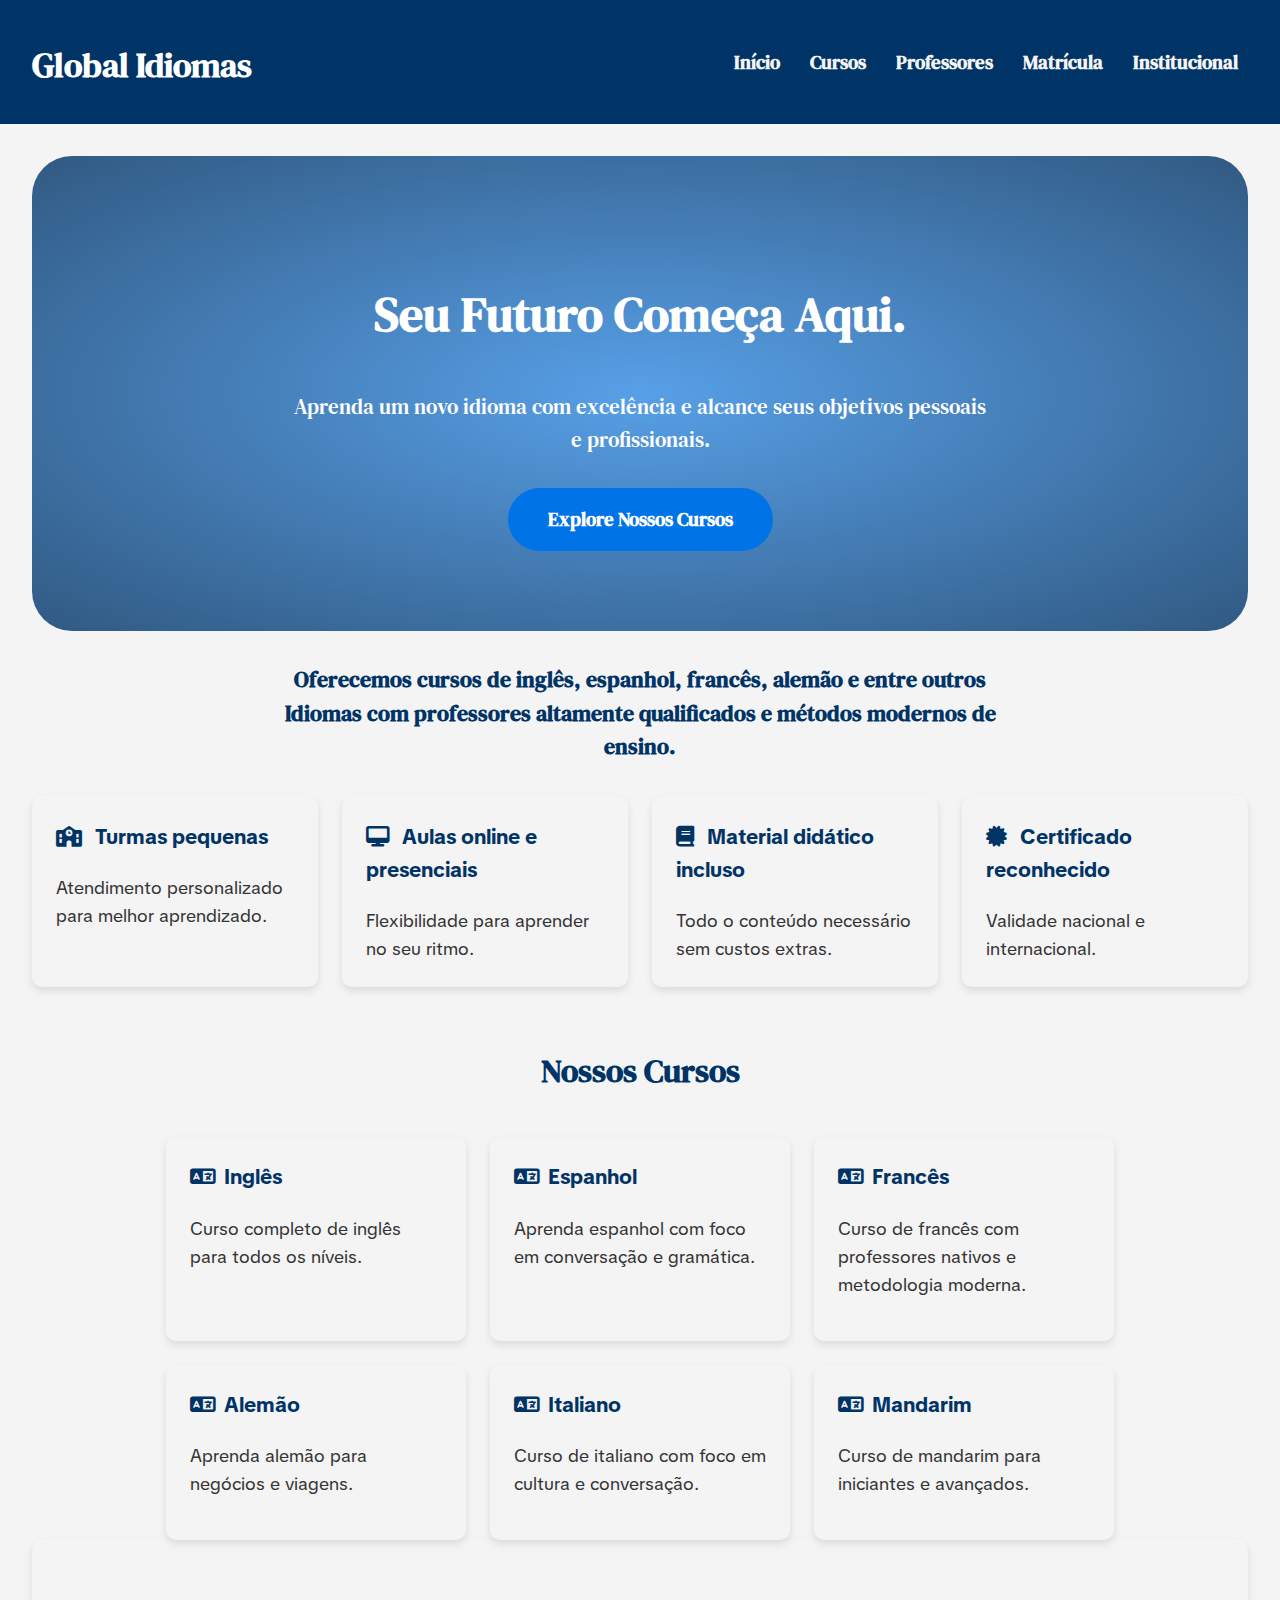
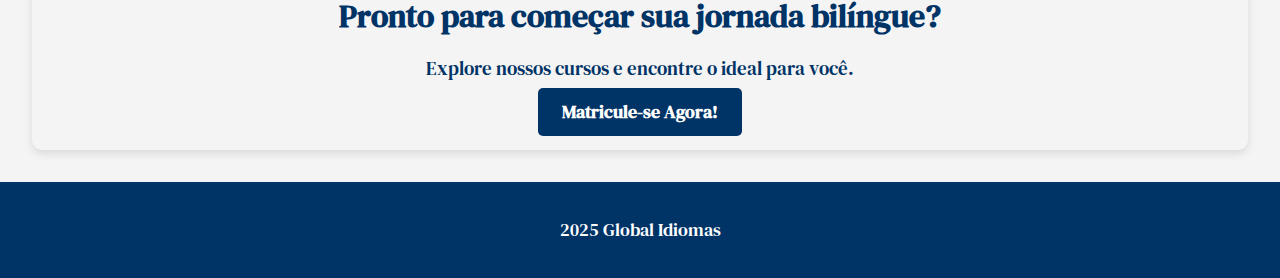
<file: index.html>
<!DOCTYPE html>
<html lang="pt-BR">

<head>
    <meta charset="UTF-8">
    <meta name="viewport" content="width=device-width, initial-scale=1.0">
    <title>Global Idiomas</title>
    <link rel="stylesheet" href="css/style.css">
    <link rel="stylesheet" href="https://cdnjs.cloudflare.com/ajax/libs/font-awesome/6.4.0/css/all.min.css">

</head>

<body>
    <header>
        <h1>Global Idiomas</h1>
        <nav>
            <a href="index.html">Início</a>
            <a href="cursos.html">Cursos</a>
            <a href="professores.html">Professores</a>
            <a href="matriculas.html">Matrícula</a>
            <a href="institucional.html">Institucional</a>
        </nav>
    </header>

    <main>
        <section class="hero">
            <h2>Seu Futuro Começa Aqui.</h2>
            <p>Aprenda um novo idioma com excelência e alcance seus objetivos pessoais e profissionais.</p>
            <a href="cursos.html" class="btn-cta">Explore Nossos Cursos</a>
        </section>
        <section class="intro">
            <p>Oferecemos cursos de inglês, espanhol, francês, alemão e entre outros Idiomas com professores altamente
                qualificados e métodos modernos de ensino.</p>
        </section>
        <section class="diferenciais-grid">
            <div class="card">
                <h3> <i class="fa-solid fa-school"></i> Turmas pequenas</h3>
                <p>Atendimento personalizado para melhor aprendizado.</p>
            </div>
            <div class="card">
                <h3> <i class="fa-solid fa-desktop"></i> Aulas online e presenciais</h3>
                <p>Flexibilidade para aprender no seu ritmo.</p>
            </div>
            <div class="card">

                <h3> <i class="fa-solid fa-book"></i> Material didático incluso</h3>

                <p>Todo o conteúdo necessário sem custos extras.</p>
            </div>
            <div class="card">
                <h3> <i class="fa-solid fa-certificate"></i> Certificado reconhecido</h3>
                <p>Validade nacional e internacional.</p>
            </div>
        </section>

        <section class="cursos-grid">
            <h2 id="titulo-curso">Nossos Cursos</h2>
            <div class="card">
                <h3><i class="fa-solid fa-language"></i> Inglês</h3>
                <p>Curso completo de inglês para todos os níveis.</p>
            </div>
            <div class="card">
                <h3><i class="fa-solid fa-language"></i> Espanhol</h3>
                <p>Aprenda espanhol com foco em conversação e gramática.</p>
            </div>
            <div class="card">
                <h3><i class="fa-solid fa-language"></i> Francês</h3>
                <p>Curso de francês com professores nativos e metodologia moderna.</p>
            </div>
            <div class="card">
                <h3><i class="fa-solid fa-language"></i> Alemão</h3>
                <p>Aprenda alemão para negócios e viagens.</p>
            </div>
            <div class="card">
                <h3><i class="fa-solid fa-language"></i> Italiano</h3>
                <p>Curso de italiano com foco em cultura e conversação.</p>
            </div>
            <div class="card">
                <h3><i class="fa-solid fa-language"></i> Mandarim</h3>
                <p>Curso de mandarim para iniciantes e avançados.</p>
        </section>

        <section class="cta">
            <h2 id="pronto-texto">Pronto para começar sua jornada bilíngue?</h2>
            <p id="texto-pronto">Explore nossos cursos e encontre o ideal para você.</p>
            <a href="matriculas.html" class="btn-matricula">Matricule-se Agora!</a>
        </section>
    </main>

    <footer>
        <p>2025 Global Idiomas</p>
    </footer>
</body>

</html>
</file>
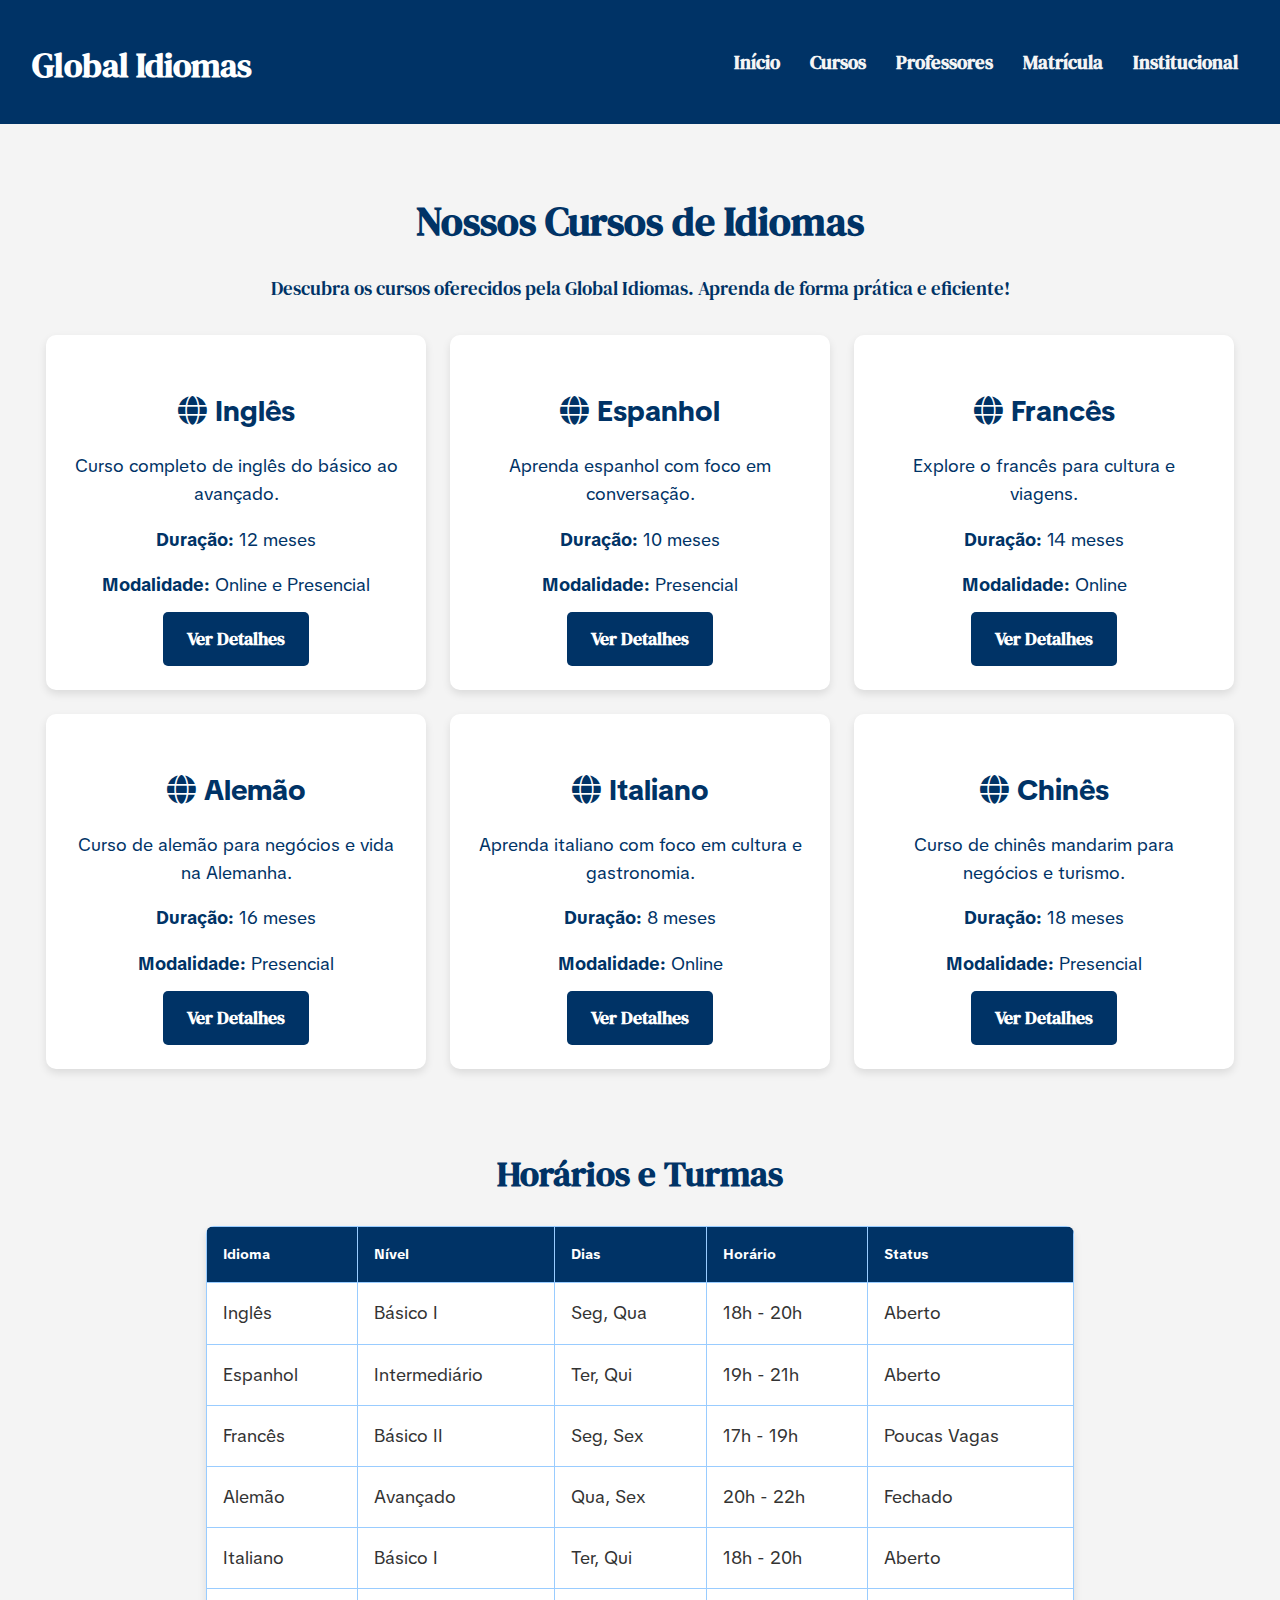
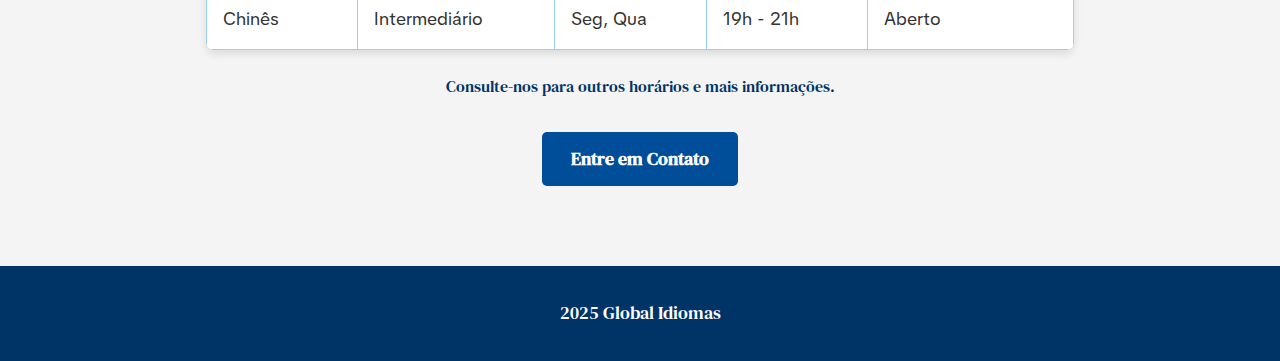
<file: cursos.html>
<!DOCTYPE html>
<html lang="pt-BR">

<head>
    <meta charset="UTF-8">
    <meta name="viewport" content="width=device-width, initial-scale=1.0">
    <title>Cursos | Global Idiomas</title>
    <link rel="stylesheet" href="css/style.css">
    <link rel="stylesheet" href="https://cdnjs.cloudflare.com/ajax/libs/font-awesome/6.4.0/css/all.min.css">
</head>

<body>
    <header>
        <h1>Global Idiomas</h1>
        <nav>
            <a href="index.html">Início</a>
            <a href="cursos.html">Cursos</a>
            <a href="professores.html">Professores</a>
            <a href="matriculas.html">Matrícula</a>
            <a href="institucional.html">Institucional</a>
        </nav>
    </header>

    <main>
        <section class="secao-titulo">
            <h2>Nossos Cursos de Idiomas</h2>
            <p>Descubra os cursos oferecidos pela Global Idiomas. Aprenda de forma prática e eficiente!</p>
        </section>

        <section class="secao-cursos">
            <div class="card-curso">
                <h3><i class="fa-solid fa-globe"></i>Inglês</h3>
                <p>Curso completo de inglês do básico ao avançado.</p>
                <p><strong>Duração:</strong> 12 meses</p>
                <p><strong>Modalidade:</strong> Online e Presencial</p>
                <a href="matriculas.html" class="botao">Ver Detalhes</a>
            </div>

            <div class="card-curso">
                <h3><i class="fa-solid fa-globe"></i>Espanhol</h3>
                <p>Aprenda espanhol com foco em conversação.</p>
                <p><strong>Duração:</strong> 10 meses</p>
                <p><strong>Modalidade:</strong> Presencial</p>
                <a href="matriculas.html" class="botao">Ver Detalhes</a>
            </div>

            <div class="card-curso">
                <h3><i class="fa-solid fa-globe"></i>Francês</h3>
                <p>Explore o francês para cultura e viagens.</p>
                <p><strong>Duração:</strong> 14 meses</p>
                <p><strong>Modalidade:</strong> Online</p>
                <a href="matriculas.html" class="botao">Ver Detalhes</a>
            </div>

            <div class="card-curso">
                <h3><i class="fa-solid fa-globe"></i>Alemão</h3>
                <p>Curso de alemão para negócios e vida na Alemanha.</p>
                <p><strong>Duração:</strong> 16 meses</p>
                <p><strong>Modalidade:</strong> Presencial</p>
                <a href="matriculas.html" class="botao">Ver Detalhes</a>
            </div>
            <div class="card-curso">
                <h3><i class="fa-solid fa-globe"></i>Italiano</h3>
                <p>Aprenda italiano com foco em cultura e gastronomia.</p>
                <p><strong>Duração:</strong> 8 meses</p>
                <p><strong>Modalidade:</strong> Online</p>
                <a href="matriculas.html" class="botao">Ver Detalhes</a>
            </div>
            <div class="card-curso">
                <h3><i class="fa-solid fa-globe"></i>Chinês</h3>
                <p>Curso de chinês mandarim para negócios e turismo.</p>
                <p><strong>Duração:</strong> 18 meses</p>
                <p><strong>Modalidade:</strong> Presencial</p>
                <a href="matriculas.html" class="botao">Ver Detalhes</a>
            </div>
        </section>

        <section class="secao-tabela">
            <h2>Horários e Turmas</h2>
            <table>
                <tr>
                    <th>Idioma</th>
                    <th>Nível</th>
                    <th>Dias</th>
                    <th>Horário</th>
                    <th>Status</th>
                </tr>
                <tr>
                    <td>Inglês</td>
                    <td>Básico I</td>
                    <td>Seg, Qua</td>
                    <td>18h - 20h</td>
                    <td>Aberto</td>
                </tr>
                <tr>
                    <td>Espanhol</td>
                    <td>Intermediário</td>
                    <td>Ter, Qui</td>
                    <td>19h - 21h</td>
                    <td>Aberto</td>
                </tr>
                <tr>
                    <td>Francês</td>
                    <td>Básico II</td>
                    <td>Seg, Sex</td>
                    <td>17h - 19h</td>
                    <td>Poucas Vagas</td>
                </tr>
                <tr>
                    <td>Alemão</td>
                    <td>Avançado</td>
                    <td>Qua, Sex</td>
                    <td>20h - 22h</td>
                    <td>Fechado</td>
                </tr>
                <tr>
                    <td>Italiano</td>
                    <td>Básico I</td>
                    <td>Ter, Qui</td>
                    <td>18h - 20h</td>
                    <td>Aberto</td>
                </tr>
                <tr>
                    <td>Chinês</td>
                    <td>Intermediário</td>
                    <td>Seg, Qua</td>
                    <td>19h - 21h</td>
                    <td>Aberto</td>
            </table>
            <p class="nota">Consulte-nos para outros horários e mais informações.</p>
            <a href="matriculas.html" class="botao-secundario">Entre em Contato</a>
        </section>
    </main>

    <footer>
        <p>2025 Global Idiomas</p>
    </footer>
</body>

</html>
</file>
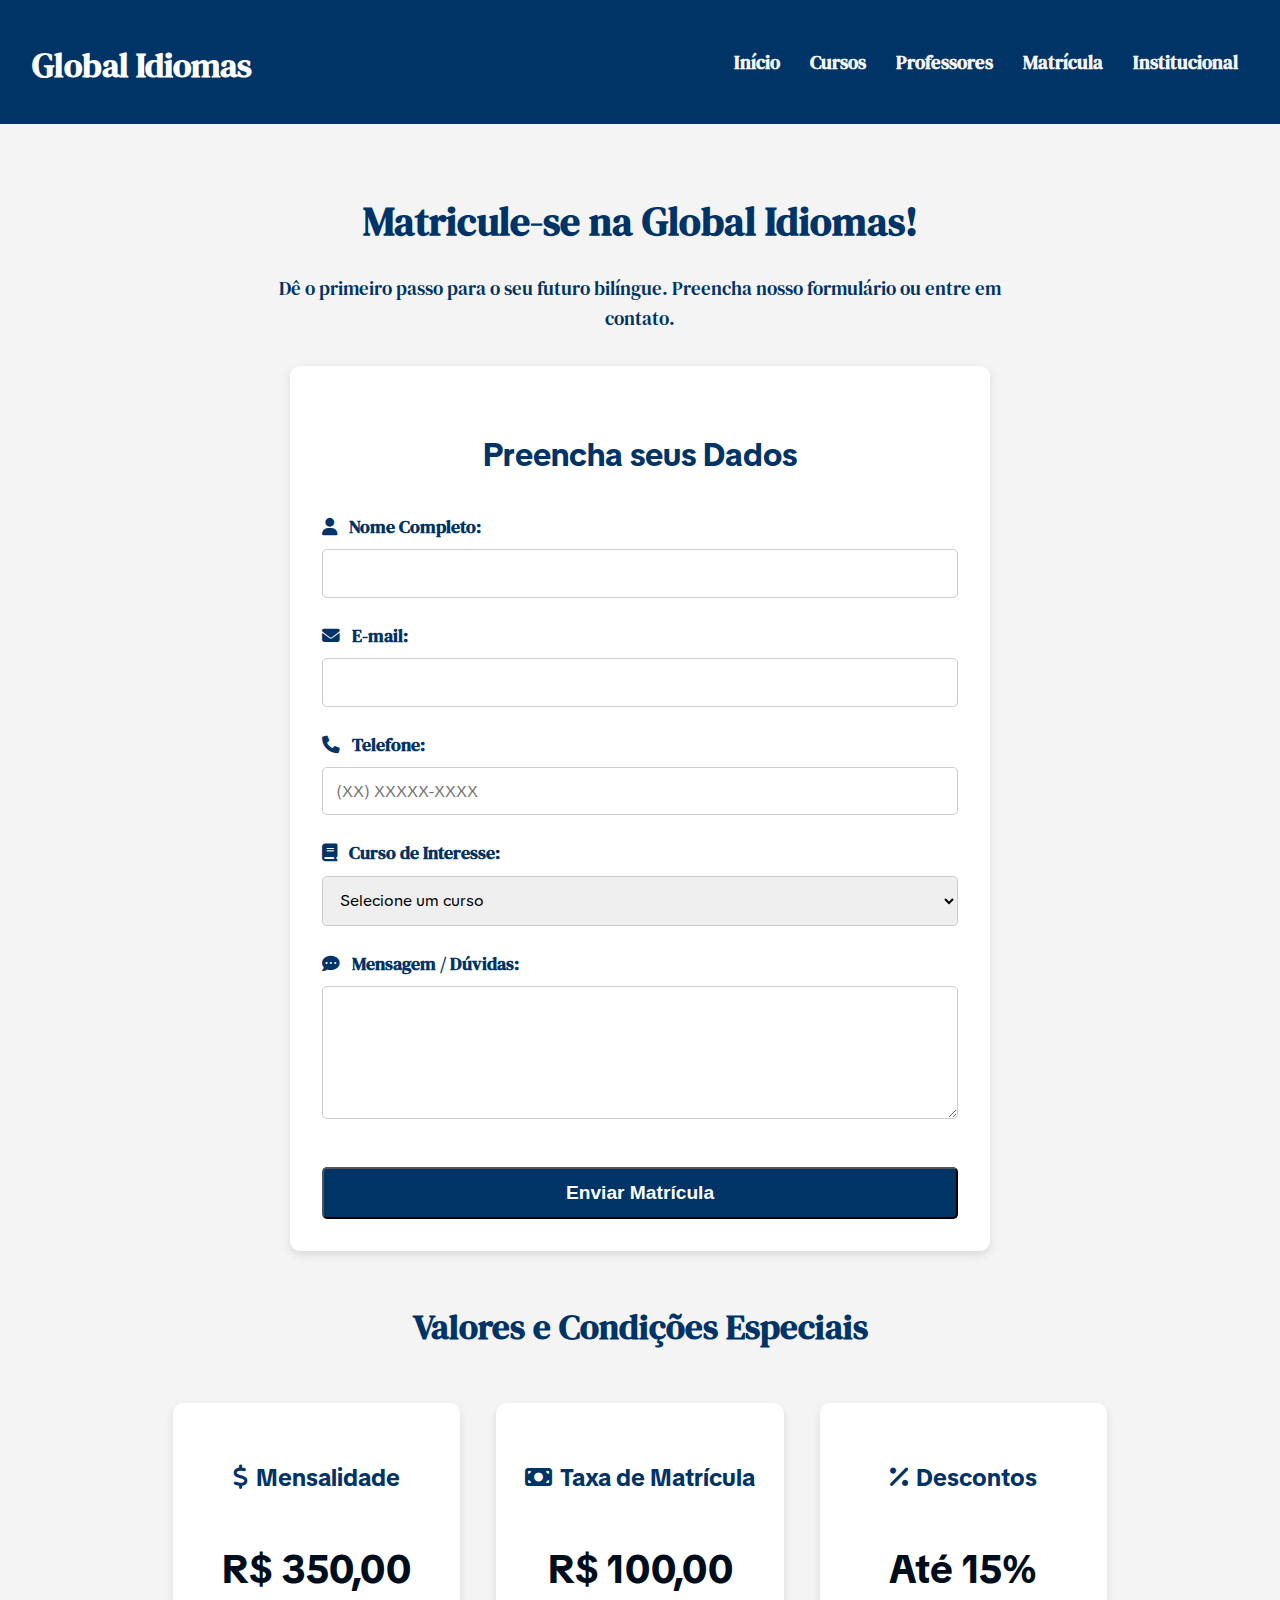
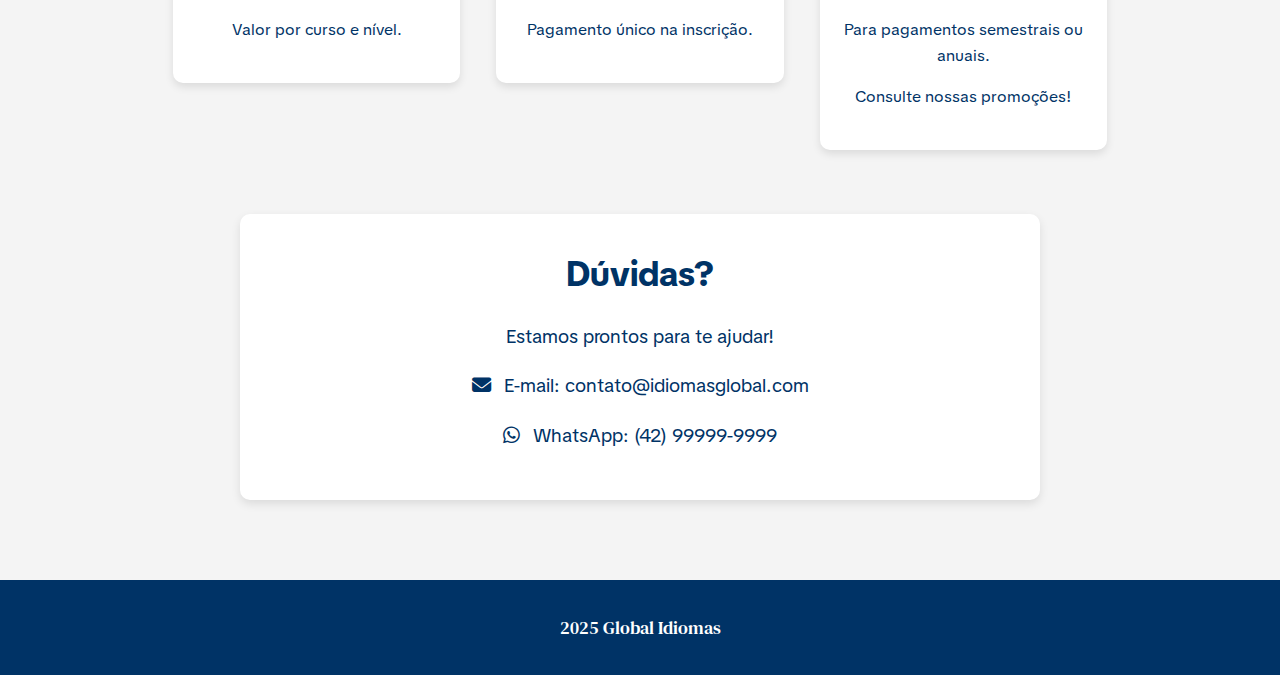
<file: matriculas.html>
<!DOCTYPE html>
<html lang="pt-BR">

<head>
    <meta charset="UTF-8">
    <meta name="viewport" content="width=device-width, initial-scale=1.0">
    <title>Matrícula | Global Idiomas</title>
    <link rel="stylesheet" href="css/style.css">
    <link rel="stylesheet" href="https://cdnjs.cloudflare.com/ajax/libs/font-awesome/6.4.0/css/all.min.css">
</head>

<body>
    <header>
        <h1>Global Idiomas</h1>
        <nav>
            <a href="index.html">Início</a>
            <a href="cursos.html">Cursos</a>
            <a href="professores.html">Professores</a>
            <a href="matriculas.html">Matrícula</a> 
            <a href="institucional.html">Institucional</a>
        </nav>
    </header>

    <main>
        <section class="secao-titulo">
            <h2 id="matricula">Matricule-se na Global Idiomas!</h2>
            <p id="intro-matricula">Dê o primeiro passo para o seu futuro bilíngue. Preencha nosso formulário ou entre em contato.</p>
        </section>

        <section class="formulario-matricula">
            <h3>Preencha seus Dados</h3>
            <form>
                <div class="form-grupo">
                    <label for="nome"><i class="fas fa-user"></i> Nome Completo:</label>
                    <input type="text" id="nome" name="nome" required>
                </div>
                <div class="form-grupo">
                    <label for="email"><i class="fas fa-envelope"></i> E-mail:</label>
                    <input type="email" id="email" name="email" required>
                </div>
                <div class="form-grupo">
                    <label for="telefone"><i class="fas fa-phone"></i> Telefone:</label>
                    <input type="tel" id="telefone" name="telefone" 
                        placeholder="(XX) XXXXX-XXXX">
                </div>
                <div class="form-grupo">
                    <label for="curso"><i class="fas fa-book"></i> Curso de Interesse:</label>
                    <select id="curso" name="curso" required>
                        <option value="">Selecione um curso</option>
                        <option value="ingles">Inglês</option>
                        <option value="espanhol">Espanhol</option>
                        <option value="frances">Francês</option>
                        <option value="alemao">Alemão</option>
                        <option value="outro">Outro</option>
                    </select>
                </div>
                <div class="form-grupo">
                    <label for="mensagem"><i class="fas fa-comment-dots"></i> Mensagem / Dúvidas:</label>
                    <textarea id="mensagem" name="mensagem" rows="5"></textarea>
                </div>
                <button type="submit" class="botao-enviar">Enviar Matrícula</button>
            </form>
        </section>

        <section class="secao-valores">
            <h3>Valores e Condições Especiais</h3>
            <div class="card-valor">
                <h4><i class="fa-solid fa-dollar-sign"></i>Mensalidade</h4>
                <p class="valor">R$ 350,00</p>
                <p>Valor por curso e nível.</p>
            </div>
            <div class="card-valor">
                <h4><i class="fa-solid fa-money-bill"></i>Taxa de Matrícula</h4>
                <p class="valor">R$ 100,00</p>
                <p>Pagamento único na inscrição.</p>
            </div>
            <div class="card-valor">
                <h4><i class="fa-solid fa-percent"></i>Descontos</h4>
                <p class="valor">Até 15%</p>
                <p>Para pagamentos semestrais ou anuais.</p>
                <p>Consulte nossas promoções!</p>
            </div>
        </section>

        <section class="secao-contato">
            <h3>Dúvidas?</h3>
            <p>Estamos prontos para te ajudar!</p>
            <p><i class="fas fa-envelope"></i> E-mail: contato@idiomasglobal.com</p>
            <p><i class="fab fa-whatsapp"></i> WhatsApp: (42) 99999-9999</p>
        </section>

    </main>

    <footer>
        <p>2025 Global Idiomas</p>
    </footer>

</body>

</html>
</file>
<file: css/style.css>
@import url("https://fonts.googleapis.com/css2?family=DM+Serif+Text:ital@0;1&family=TikTok+Sans:opsz,wght@12..36,300..900&display=swap");
* {
  box-sizing: border-box;
}

body {
  font-family: "DM Serif Text", serif;
  margin: 0;
  background-color: #f4f4f4;
  color: #333;
  font-size: 1.1rem;
  line-height: 1.6;
  padding: 0;
}

header {
  background-color: #003366;
  color: white;
  padding: 1.5rem 1rem;
  text-align: center;
  display: flex;
  flex-direction: column;
  align-items: center;
  justify-content: space-between;
}
@media (min-width: 768px) {
  header {
    flex-direction: row;
    padding: 1rem 2rem;
  }
}
header h1 {
  font-size: 2.1rem;
  margin-bottom: 1rem;
}
@media (min-width: 768px) {
  header nav {
    margin-top: 0;
    display: flex;
    gap: 10px;
  }
}
header a {
  color: #f4f4f4;
  margin: 0 10px;
  text-decoration: none;
  font-weight: bold;
  font-size: 1.2rem;
}
header a:hover {
  text-decoration: underline;
  color: #0080ff;
  transform: translateY(-2px);
}

main {
  padding: 2rem;
}

footer {
  background-color: #003366;
  color: white;
  text-align: center;
  padding: 1rem;
  font-size: 1.1rem;
}

.professores {
  list-style: none;
  padding: 0;
}
.professores li {
  margin-bottom: 0.5rem;
}

.diferenciais-grid {
  display: grid;
  grid-template-columns: repeat(auto-fit, minmax(250px, 1fr));
  gap: 1.5rem;
  margin-top: 2rem;
}
.diferenciais-grid .card {
  background: #f4f4f4;
  padding: 1.5rem;
  border-radius: 10px;
  box-shadow: 0 4px 8px rgba(0, 0, 0, 0.1);
  transition: transform 0.3s ease, box-shadow 0.3s ease;
  font-family: "TikTok Sans", sans-serif;
}
.diferenciais-grid .card h3 {
  margin-top: 0;
  color: #003366;
  font-size: 1.3rem;
}
.diferenciais-grid .card i {
  color: #003366;
  margin-right: 0.5rem;
}
.diferenciais-grid .card p {
  margin: 0.5rem 0 0 0;
  font-size: 1.1rem;
}
.diferenciais-grid .card:hover {
  transform: translateY(-5px);
  box-shadow: 0px 6px 16px rgba(0, 0, 0, 0.15);
}

.intro {
  text-align: center;
  margin: 2rem auto;
  padding: 0 1rem;
  max-width: 800px;
}
.intro p {
  font-size: 1.4rem;
  color: #003366;
  line-height: 1.5;
  margin: 0 auto;
  font-family: "DM Serif Text", serif;
  font-weight: bold;
  justify-content: center;
}

.cursos-grid {
  display: grid;
  grid-template-columns: repeat(auto-fit, minmax(25%, 25%));
  gap: 1.5rem;
  margin-top: 2rem;
  max-width: 1200px;
  justify-content: center;
  margin-left: auto;
  margin-right: auto;
}
.cursos-grid #titulo-curso {
  grid-column: 1/-1;
  color: #003366;
  font-size: 2rem;
  margin-bottom: 1rem;
  text-align: center;
  font-family: "DM Serif Text", serif;
}
.cursos-grid h2 {
  grid-column: 1/-1;
  color: #003366;
  font-size: 2rem;
  margin-bottom: 1rem;
  text-align: justify;
  font-family: "TikTok Sans", sans-serif;
}
.cursos-grid .card {
  background: #f4f4f4;
  padding: 1.5rem;
  border-radius: 10px;
  box-shadow: 0 4px 8px rgba(0, 0, 0, 0.1);
  transition: transform 0.3s ease, box-shadow 0.3s ease;
  font-family: "TikTok Sans", sans-serif;
}
.cursos-grid .card h3 {
  margin-top: 0;
  color: #003366;
  display: flex;
  align-items: center;
  gap: 0.5rem;
}
.cursos-grid .card p {
  margin-top: 0.5rem;
}
.cursos-grid .card:hover {
  transform: translateY(-5px);
  box-shadow: 0 6px 16px rgba(0, 0, 0, 0.15);
}

.cta {
  background-color: #f4f4f4;
  padding: 1.5rem;
  border-radius: 10px;
  box-shadow: 0 4px 8px rgba(0, 0, 0, 0.1);
  text-align: center;
}
.cta h2 {
  color: #003366;
  font-size: 2rem;
  margin-bottom: 0.5rem;
  font-family: "DM Serif Text", serif;
}
.cta p {
  font-size: 1.2rem;
  color: #003366;
  margin-bottom: 1.4rem;
  font-family: "DM Serif Text", serif;
  line-height: 15px;
}
.cta .btn-matricula {
  background-color: #003366;
  color: white;
  padding: 0.75rem 1.5rem;
  border: none;
  border-radius: 5px;
  text-decoration: none;
  font-weight: bold;
  transition: background-color 0.3s ease;
}
.cta .btn-matricula:hover {
  background-color: #002a54;
}

.hero {
  background: radial-gradient(rgba(21, 124, 226, 0.7), rgba(0, 51, 102, 0.8));
  color: white;
  text-align: center;
  padding: 5rem 1rem;
  display: flex;
  flex-direction: column;
  justify-content: center;
  align-items: center;
  border-radius: 40px;
}
.hero h2 {
  font-family: "DM Serif Text", serif;
  font-size: 3rem;
  margin-bottom: 1rem;
}
.hero p {
  font-size: 1.3rem;
  max-width: 700px;
  margin-bottom: 2rem;
  font-family: "DM Serif Text", serif;
}
.hero .btn-cta {
  background-color: #0073e6;
  color: white;
  padding: 1rem 2.5rem;
  border-radius: 50px;
  text-decoration: none;
  font-weight: bold;
  font-size: 1.2rem;
  transition: background-color 0.3s ease, transform 0.2s ease;
}
.hero .btn-cta:hover {
  background-color: #0080ff;
  transform: translateY(-3px);
}

.secao-titulo {
  text-align: center;
  margin: 2rem auto;
  max-width: 800px;
  padding: 0 1rem;
}
.secao-titulo h2 {
  font-family: "DM Serif Text", serif;
  font-size: 2.5rem;
  color: #003366;
  margin-bottom: 1rem;
}
.secao-titulo p {
  font-size: 1.2rem;
  color: #003366;
  font-family: "DM Serif Text", serif;
}

.secao-cursos {
  display: flex;
  flex-wrap: wrap;
  justify-content: center;
  gap: 1.5rem;
  margin: 2rem auto;
  max-width: 1200px;
}

.card-curso {
  background: white;
  padding: 1.5rem;
  border-radius: 10px;
  box-shadow: 0 4px 8px rgba(0, 0, 0, 0.1);
  width: calc(33% - 1rem);
  min-width: 280px;
  text-align: center;
  transition: transform 0.3s ease, box-shadow 0.3s ease;
}
@media (max-width: 768px) {
  .card-curso {
    width: calc(50% - 1rem);
  }
}
@media (max-width: 500px) {
  .card-curso {
    width: 100%;
  }
}
.card-curso:hover {
  transform: translateY(-5px);
  box-shadow: 0 6px 16px rgba(0, 0, 0, 0.15);
}
.card-curso h3 {
  font-family: "TikTok Sans", sans-serif;
  color: #003366;
  font-size: 1.8rem;
  margin-bottom: 1rem;
}
.card-curso i {
  color: #003366;
  margin-right: 0.5rem;
}
.card-curso p {
  font-size: 1.1rem;
  line-height: 1.6;
  margin-bottom: 0.8rem;
  color: #003366;
  font-family: "TikTok Sans", sans-serif;
}
.card-curso .botao {
  background-color: #003366;
  color: white;
  padding: 0.8rem 1.5rem;
  border-radius: 5px;
  text-decoration: none;
  font-weight: bold;
  transition: background-color 0.3s ease;
  display: inline-block;
}
.card-curso .botao:hover {
  background-color: #001a33;
}

.secao-tabela {
  margin: 3rem auto;
  max-width: 900px;
  padding: 0 1rem;
  overflow-x: auto;
}
.secao-tabela h2 {
  font-family: "DM Serif Text", serif;
  font-size: 2.2rem;
  color: #003366;
  text-align: center;
  margin-bottom: 1.5rem;
}
.secao-tabela table {
  width: 100%;
  border-collapse: collapse;
  margin-top: 1rem;
  background-color: white;
  box-shadow: 0 4px 8px rgba(0, 0, 0, 0.1);
  border-radius: 8px;
  overflow: hidden;
}
.secao-tabela table th {
  background-color: #003366;
  color: white;
  font-weight: bold;
  font-size: 0.9rem;
  border: 1px solid #99ccff;
  padding: 1rem;
  text-align: left;
  font-family: "TikTok Sans", sans-serif;
}
.secao-tabela table td {
  border: 1px solid #99ccff;
  padding: 1rem;
  text-align: left;
  font-family: "TikTok Sans", sans-serif;
}
.secao-tabela .nota {
  text-align: center;
  margin-top: 1.5rem;
  font-size: 1rem;
  color: #003366;
}
.secao-tabela .botao-secundario {
  background-color: #004d99;
  color: white;
  padding: 0.8rem 1.8rem;
  border-radius: 5px;
  text-decoration: none;
  font-weight: bold;
  transition: background-color 0.3s ease;
  display: block;
  width: -moz-fit-content;
  width: fit-content;
  margin: 2rem auto 0 auto;
}
.secao-tabela .botao-secundario:hover {
  background-color: #00264d;
}

.formulario-matricula {
  background: white;
  padding: 2rem;
  margin: 2rem auto;
  max-width: 700px;
  border-radius: 10px;
  box-shadow: 0 4px 10px rgba(0, 0, 0, 0.1);
}
.formulario-matricula h3 {
  font-family: "TikTok Sans", sans-serif;
  color: #003366;
  font-size: 2rem;
  text-align: center;
  margin-bottom: 2rem;
}
.formulario-matricula .form-grupo {
  margin-bottom: 1.5rem;
}
.formulario-matricula .form-grupo label {
  display: block;
  font-family: "DM Serif Text", serif;
  color: #003366;
  font-weight: bold;
  margin-bottom: 0.5rem;
}
.formulario-matricula .form-grupo label i {
  margin-right: 0.5rem;
  color: #003366;
}
.formulario-matricula .form-grupo input[type=text],
.formulario-matricula .form-grupo input[type=email],
.formulario-matricula .form-grupo input[type=tel],
.formulario-matricula .form-grupo select,
.formulario-matricula .form-grupo textarea {
  width: 100%;
  padding: 0.8rem;
  border: 1px solid #ccc;
  border-radius: 5px;
  font-family: "TikTok Sans", sans-serif;
  font-size: 1rem;
  transition: border-color 0.3s ease;
}
.formulario-matricula .form-grupo input[type=text]:focus,
.formulario-matricula .form-grupo input[type=email]:focus,
.formulario-matricula .form-grupo input[type=tel]:focus,
.formulario-matricula .form-grupo select:focus,
.formulario-matricula .form-grupo textarea:focus {
  border-color: #003366;
  outline: none;
}
.formulario-matricula .form-grupo textarea {
  resize: vertical;
}
.formulario-matricula button[type=submit] {
  width: 100%;
  padding: 1rem;
  font-size: 1.2rem;
  margin-top: 1rem;
  background-color: #003366;
  color: white;
  padding: 0.8rem 1.5rem;
  border-radius: 5px;
  text-decoration: none;
  font-weight: bold;
  transition: background-color 0.3s ease;
  display: inline-block;
}

.secao-valores {
  margin: 3rem auto;
  max-width: 1000px;
  padding: 0 1rem;
  text-align: center;
}
.secao-valores h3 {
  font-family: "DM Serif Text", serif;
  color: #003366;
  font-size: 2.2rem;
  margin-bottom: 2rem;
}
.secao-valores i {
  color: #003366;
  margin-right: 0.5rem;
}
.secao-valores .card-valor {
  background: white;
  padding: 1.5rem;
  border-radius: 10px;
  box-shadow: 0 4px 8px rgba(0, 0, 0, 0.1);
  display: inline-block;
  vertical-align: top;
  margin: 1rem;
  width: calc(33% - 2rem);
  min-width: 250px;
}
@media (max-width: 768px) {
  .secao-valores .card-valor {
    width: calc(50% - 2rem);
  }
}
@media (max-width: 500px) {
  .secao-valores .card-valor {
    width: 100%;
    margin: 1rem 0;
  }
}
.secao-valores .card-valor h4 {
  font-family: "TikTok Sans", sans-serif;
  color: #003366;
  font-size: 1.5rem;
  margin-bottom: 0.8rem;
}
.secao-valores .card-valor .valor {
  font-family: "TikTok Sans", sans-serif;
  font-size: 2.5rem;
  color: #000d1a;
  font-weight: bold;
  margin-bottom: 1rem;
}
.secao-valores .card-valor p {
  font-size: 1rem;
  color: #003366;
  font-family: "TikTok Sans", sans-serif;
}

.secao-contato {
  background: white;
  padding: 2rem;
  margin: 3rem auto;
  max-width: 800px;
  border-radius: 10px;
  box-shadow: 0 4px 10px rgba(0, 0, 0, 0.1);
  text-align: center;
}
.secao-contato h3 {
  font-family: "TikTok Sans", sans-serif;
  color: #003366;
  font-size: 2.2rem;
  margin-bottom: 1rem;
  margin: auto;
}
.secao-contato p {
  font-size: 1.2rem;
  color: #003366;
  margin-bottom: 1rem;
  font-family: "TikTok Sans", sans-serif;
}
.secao-contato i {
  margin-right: 0.5rem;
  color: #003366;
}

#matricula {
  font-family: "DM Serif Text", serif;
  color: #003366;
  font-size: 2.5rem;
  margin-bottom: 1rem;
  text-align: center;
}

#intro-matricula {
  font-family: "DM Serif Text", serif;
  color: #003366;
  font-size: 1.2rem;
  margin-bottom: 2rem;
}

.professores-grid {
  display: flex;
  flex-wrap: wrap;
  justify-content: center;
  gap: 2rem;
  margin: 3rem auto;
  max-width: 1200px;
}
.professores-grid .professor-card {
  background: white;
  padding: 1.5rem;
  border-radius: 10px;
  box-shadow: 0 4px 10px rgba(0, 0, 0, 0.1);
  text-align: center;
  transition: transform 0.3s ease, box-shadow 0.3s ease;
  width: calc(33% - 1.5rem);
  min-width: 280px;
}
@media (max-width: 768px) {
  .professores-grid .professor-card {
    width: calc(50% - 1.5rem);
  }
}
@media (max-width: 500px) {
  .professores-grid .professor-card {
    width: 100%;
    margin: 0;
  }
}
.professores-grid .professor-card:hover {
  transform: translateY(-5px);
  box-shadow: 0 8px 20px rgba(0, 0, 0, 0.15);
}
.professores-grid .professor-card img {
  width: 120px;
  height: 120px;
  border-radius: 50%;
  -o-object-fit: cover;
     object-fit: cover;
  margin-bottom: 1rem;
  border: 3px solid #003366;
}
.professores-grid .professor-card h3 {
  font-family: "TikTok Sans", sans-serif;
  color: #003366;
  font-size: 1.8rem;
  margin-bottom: 0.5rem;
}
.professores-grid .professor-card .idioma-lecionado {
  font-size: 1rem;
  color: #0066cc;
  margin-bottom: 1rem;
}
.professores-grid .professor-card .idioma-lecionado i {
  margin-right: 0.5rem;
  color: #003366;
}
.professores-grid .professor-card p {
  font-size: 1.1rem;
  line-height: 1.6;
  color: #003366;
  margin-bottom: 1.5rem;
}
.professores-grid .professor-card .redes-sociais {
  margin-top: 1rem;
}
.professores-grid .professor-card .redes-sociais a {
  color: #003366;
  font-size: 1.5rem;
  margin: 0 0.8rem;
  transition: color 0.3s ease, transform 0.2s ease;
}
.professores-grid .professor-card .redes-sociais a:hover {
  color: #0066cc;
  transform: translateY(-2px);
}

#intro-prof {
  font-size: 1.2rem;
  color: #003366;
  margin-bottom: 2rem;
  max-width: 800px;
  margin: 0 auto;
  font-family: "DM Serif Text", serif;
}

#titulo-prof {
  font-family: "DM Serif Text", serif;
  color: #003366;
  font-size: 2.5rem;
  margin-bottom: 1rem;
  text-align: center;
}

.secao-contato-professores {
  background: white;
  padding: 2rem;
  margin: 3rem auto;
  max-width: 800px;
  border-radius: 10px;
  box-shadow: 0 4px 10px rgba(0, 0, 0, 0.1);
  text-align: center;
}
.secao-contato-professores h3 {
  font-family: "TikTok Sans", sans-serif;
  color: #003366;
  font-size: 2.2rem;
  margin-bottom: 1rem;
}
.secao-contato-professores p {
  font-size: 1.1rem;
  color: #003366;
  margin-bottom: 2rem;
}
.secao-contato-professores .botao-secundario {
  background-color: #004d99;
  color: white;
  padding: 0.8rem 1.8rem;
  border-radius: 5px;
  text-decoration: none;
  font-weight: bold;
  transition: background-color 0.3s ease;
  display: block;
  width: -moz-fit-content;
  width: fit-content;
  margin: 2rem auto 0 auto;
}
.secao-contato-professores .botao-secundario:hover {
  background-color: #00264d;
}

.secao-sobre-nos {
  display: flex;
  flex-direction: column;
  align-items: center;
  gap: 2rem;
  margin: 3rem auto;
  max-width: 1000px;
  padding: 0 1rem;
  text-align: center;
}
@media (min-width: 768px) {
  .secao-sobre-nos {
    flex-direction: row;
    text-align: left;
  }
}
.secao-sobre-nos .conteudo-sobre-nos {
  flex: 1;
}
.secao-sobre-nos .conteudo-sobre-nos h3 {
  font-family: "DM Serif Text", serif;
  color: #003366;
  font-size: 2rem;
  margin-bottom: 1rem;
}
.secao-sobre-nos .conteudo-sobre-nos p {
  font-size: 1.1rem;
  color: #003366;
  margin-bottom: 1rem;
}
.secao-sobre-nos .conteudo-sobre-nos strong {
  color: #001a33;
}
.secao-sobre-nos .imagem-sobre-nos {
  flex: 1;
  display: flex;
  justify-content: center;
}
.secao-sobre-nos .imagem-sobre-nos img {
  max-width: 100%;
  height: auto;
  border-radius: 8px;
  box-shadow: 0 4px 10px rgba(0, 0, 0, 0.1);
}

.secao-metodologia {
  background-color: white;
  padding: 3rem 1rem;
  margin: 3rem auto;
  max-width: 1200px;
  border-radius: 10px;
  box-shadow: 0 4px 10px rgba(0, 0, 0, 0.1);
  text-align: center;
}
.secao-metodologia h3 {
  font-family: "TikTok Sans", sans-serif;
  color: #003366;
  font-size: 2.2rem;
  margin-bottom: 1.5rem;
}
.secao-metodologia p {
  font-size: 1.1rem;
  color: #003366;
  max-width: 800px;
  margin: 0 auto 2rem auto;
  line-height: 1.6;
}
.secao-metodologia .metodologia-cards {
  display: flex;
  flex-wrap: wrap;
  justify-content: center;
  gap: 1.5rem;
  margin-top: 2rem;
}
.secao-metodologia .metodologia-cards .card-metodo {
  background-color: #f0f0f0;
  padding: 1.5rem;
  border-radius: 8px;
  box-shadow: 0 2px 5px rgba(0, 0, 0, 0.05);
  width: calc(25% - 1.2rem);
  min-width: 200px;
  transition: transform 0.3s ease, box-shadow 0.3s ease;
}
@media (max-width: 992px) {
  .secao-metodologia .metodologia-cards .card-metodo {
    width: calc(50% - 1rem);
  }
}
@media (max-width: 576px) {
  .secao-metodologia .metodologia-cards .card-metodo {
    width: 100%;
  }
}
.secao-metodologia .metodologia-cards .card-metodo:hover {
  transform: translateY(-5px);
  box-shadow: 0 4px 10px rgba(0, 0, 0, 0.1);
}
.secao-metodologia .metodologia-cards .card-metodo i {
  font-size: 2.5rem;
  color: #003366;
  margin-bottom: 0.8rem;
}
.secao-metodologia .metodologia-cards .card-metodo h4 {
  font-family: "TikTok Sans", sans-serif;
  color: #003366;
  font-size: 1.2rem;
  margin-bottom: 0.5rem;
}
.secao-metodologia .metodologia-cards .card-metodo p {
  font-size: 0.9rem;
  color: #003366;
  margin: 0;
}

.secao-video {
  text-align: center;
  margin: 3rem auto;
  max-width: 900px;
  padding: 0 1rem;
}
.secao-video h3 {
  font-family: "DM Serif Text", serif;
  color: #003366;
  font-size: 2.2rem;
  margin-bottom: 1.5rem;
}
.secao-video .video-container {
  position: relative;
  padding-bottom: 56.25%;
  height: 0;
  overflow: hidden;
  max-width: 100%;
  background: #000;
  border-radius: 10px;
  box-shadow: 0 4px 15px rgba(0, 0, 0, 0.2);
}
.secao-video .video-container iframe {
  position: absolute;
  top: 0;
  left: 0;
  width: 100%;
  height: 100%;
  border: 0;
}
.secao-video .legenda-video {
  font-size: 0.9rem;
  color: #0066cc;
  margin-top: 1rem;
  font-style: italic;
}

#intro-inst {
  font-size: 1.2rem;
  color: #003366;
  margin-bottom: 2rem;
  max-width: 800px;
  margin: 0 auto;
  font-family: "DM Serif Text", serif;
}

#titulo-inst {
  font-family: "DM Serif Text", serif;
  color: #003366;
  font-size: 2.5rem;
  margin-bottom: 1rem;
  text-align: center;
}/*# sourceMappingURL=style.css.map */
</file>
